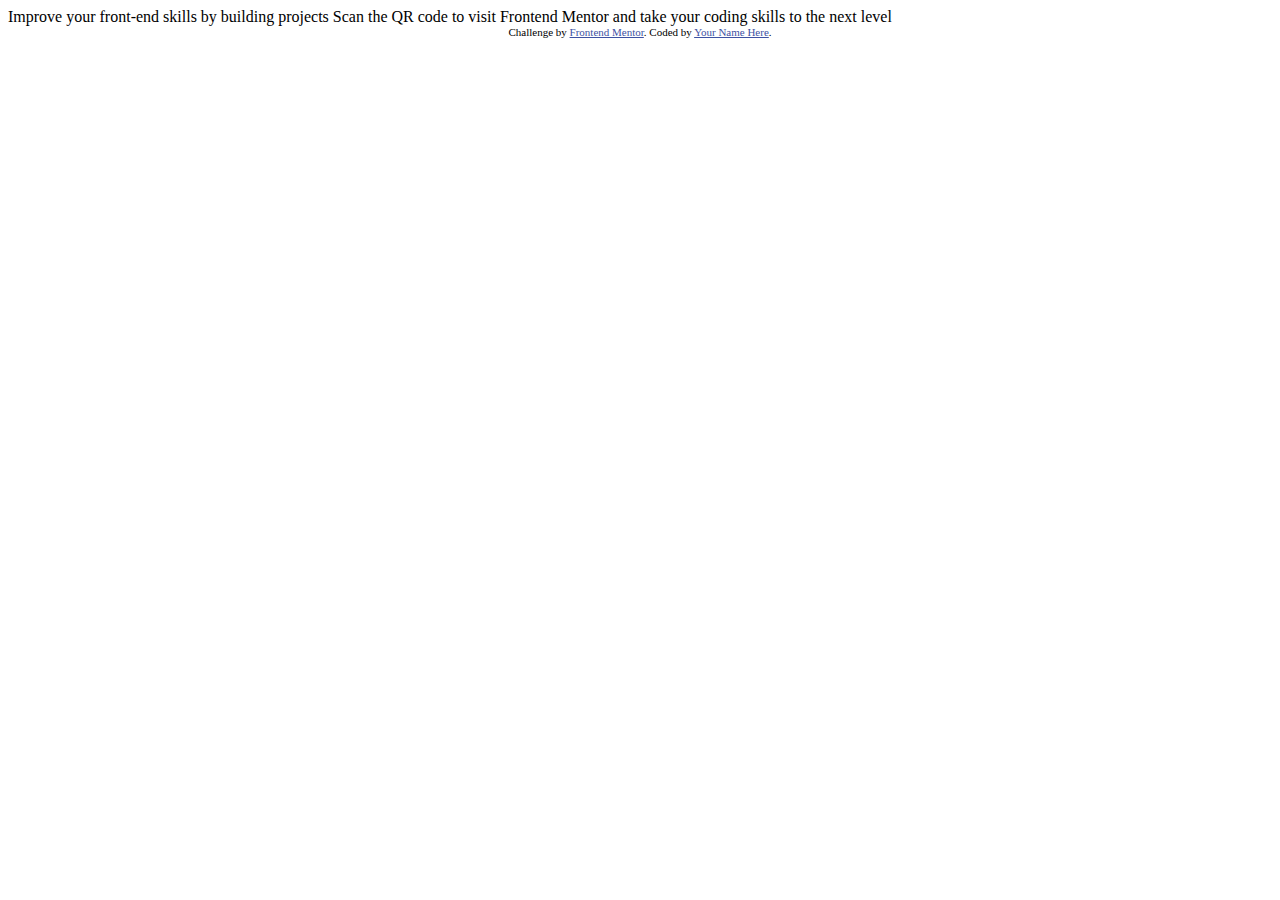
<file: assets/index.html>
<!DOCTYPE html>
<html lang="en">
<head>
  <meta charset="UTF-8">
  <meta name="viewport" content="width=device-width, initial-scale=1.0"> <!-- displays site properly based on user's device -->

  <link rel="icon" type="image/png" sizes="32x32" href="./images/favicon-32x32.png">
  
  <title>Frontend Mentor | QR code component</title>

  <!-- Feel free to remove these styles or customise in your own stylesheet 👍 -->
  <style>
    .attribution { font-size: 11px; text-align: center; }
    .attribution a { color: hsl(228, 45%, 44%); }
  </style>
</head>
<body>

  Improve your front-end skills by building projects

  Scan the QR code to visit Frontend Mentor and take your coding skills to the next level
  
  <div class="attribution">
    Challenge by <a href="https://www.frontendmentor.io?ref=challenge" target="_blank">Frontend Mentor</a>. 
    Coded by <a href="#">Your Name Here</a>.
  </div>
</body>
</html>
</file>
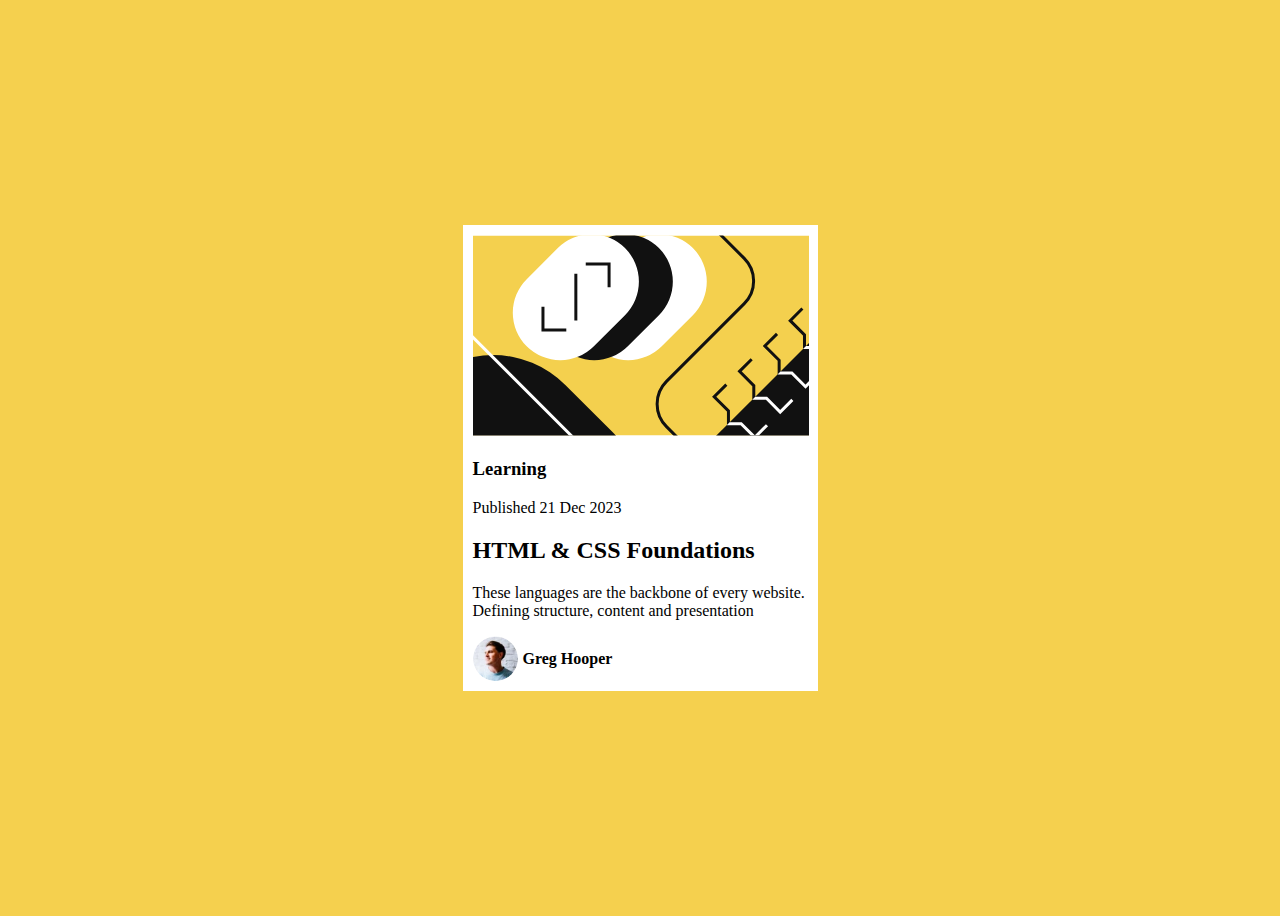
<file: blog/index.html>
<!DOCTYPE html>
<html lang="en">
<head>
    <meta charset="UTF-8">
    <meta name="viewport" content="width=device-width, initial-scale=1.0">
    <title>Odin Recipes</title>
    <link rel="stylesheet" href="./style.css">
</head>
<style>
    body{
        display: flex;
        justify-content: center;
        align-items: center;
        height: 100vh;
    }
    .head{
        padding: 10px 10px;
        background-color: white;
        display: flex;
        flex-direction: column;
        justify-content: center;
        width: 335px;
        
       
    }
    .author{
        display: flex;
        align-items: center;
        gap: 5px;
        
    }
    .image{
        width: 45px;
        border-radius: 50%;
        
    }
</style>
<body>
    <div class="head">
        <div>
            <img src="./assets/assets/ill.svg" alt="odin-logo">
        </div>
        <div class="learn">
            <h3>Learning</h3>
            <p>Published 21 Dec 2023</p>
            <h2>HTML & CSS Foundations</h2>
            <p>These languages are the backbone of every website. Defining structure, content and presentation </p>
            <div class="author">
                <img class="image" src="./assets//assets/images/image-avatar.webp"/>
                <b>Greg Hooper</b>
            </div>



        </div>
    </div>


    

</body>
</html>
</file>
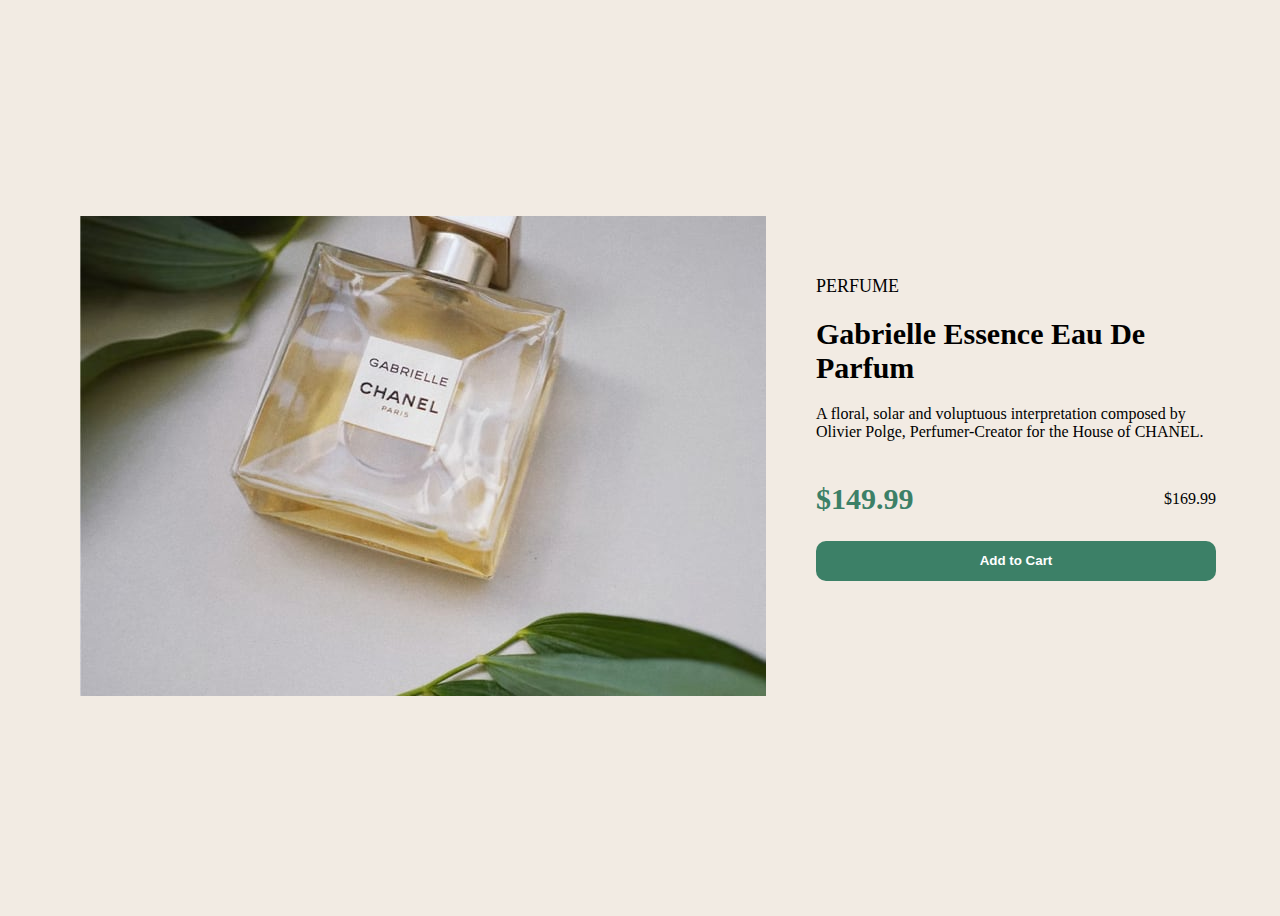
<file: responsive/index.html>
<!DOCTYPE html>
<html lang="en">
<head>
    <meta charset="UTF-8">
    <meta name="viewport" content="width=device-width, initial-scale=1.0"> <!-- displays site properly based on user's device -->

    <link rel="icon" type="image/png" sizes="32x32" href="./images/favicon-32x32.png">
    
    <title>Frontend Mentor | Product preview card component</title>

</head>
<style>
    body{
        height: 100vh;
        width: 100vw;
        background-color: hsl(30, 38%, 92%);
        display: flex;
        flex-direction: column;
        justify-content: center;
        align-items: center;

    }
    .main{
        display: flex;
        flex-direction: row;
        justify-content: center;
        align-items: center;
        gap: 50px;
    }
    .perfume{
        font-size: large;
    }
  
        h1{
            font-size: 30px;
            
        }
        .image{
            src: url(./assets/images/image-product-desktop.jpg);
        }
        h2{
            font-size: 30px;
            font-weight: bolder;
            color: hsl(158, 36%, 37%);
        }
        .text-container{
            width: 400px;
            height: 400px;
           
            
        }
        .price-container{
            display: flex;
            flex-direction: row;
            justify-content: space-between;
            align-items: center;
        }
        button{
            width: 400px;
            height: 40px;
            background-color: hsl(158, 36%, 37%);
            border-radius: 10px;
            border: none;
            color: white;
            font-weight: bold;
        }
        .flex-container{
            display: flex;
            flex-direction: row;
            justify-content: center;
            align-items: center;
        }
    @media screen and (max-width: 1212px) {

        .main{
            width: 450px;
          
            
           
            margin-top: 50px;
            border-radius: 10px;
            display: flex;
            flex-direction: column;
            justify-content: center;
            align-items: center;
            
           

        }
        .image{
            width: 400px;
            height: 300px;
            
        }
       
       
       
    }
</style>
<body>  
    <div class="main">
        <div class="image-container">
            <img class="image" src="./assets/images/image-product-mobile.jpg"/>


        </div>
        <div class="text-container">
            <p class="perfume">PERFUME</p>
            <h1>Gabrielle Essence Eau De Parfum</h1>
            <p>A floral, solar and voluptuous interpretation composed by Olivier Polge, 
                Perfumer-Creator for the House of CHANEL.</p>
                <div class="price-container">
                    <h2>$149.99</h2>
                    <p>$169.99</p>
                </div>
                <button>Add to Cart</button>

    
        </div>


    </div>
   

</body>
</file>
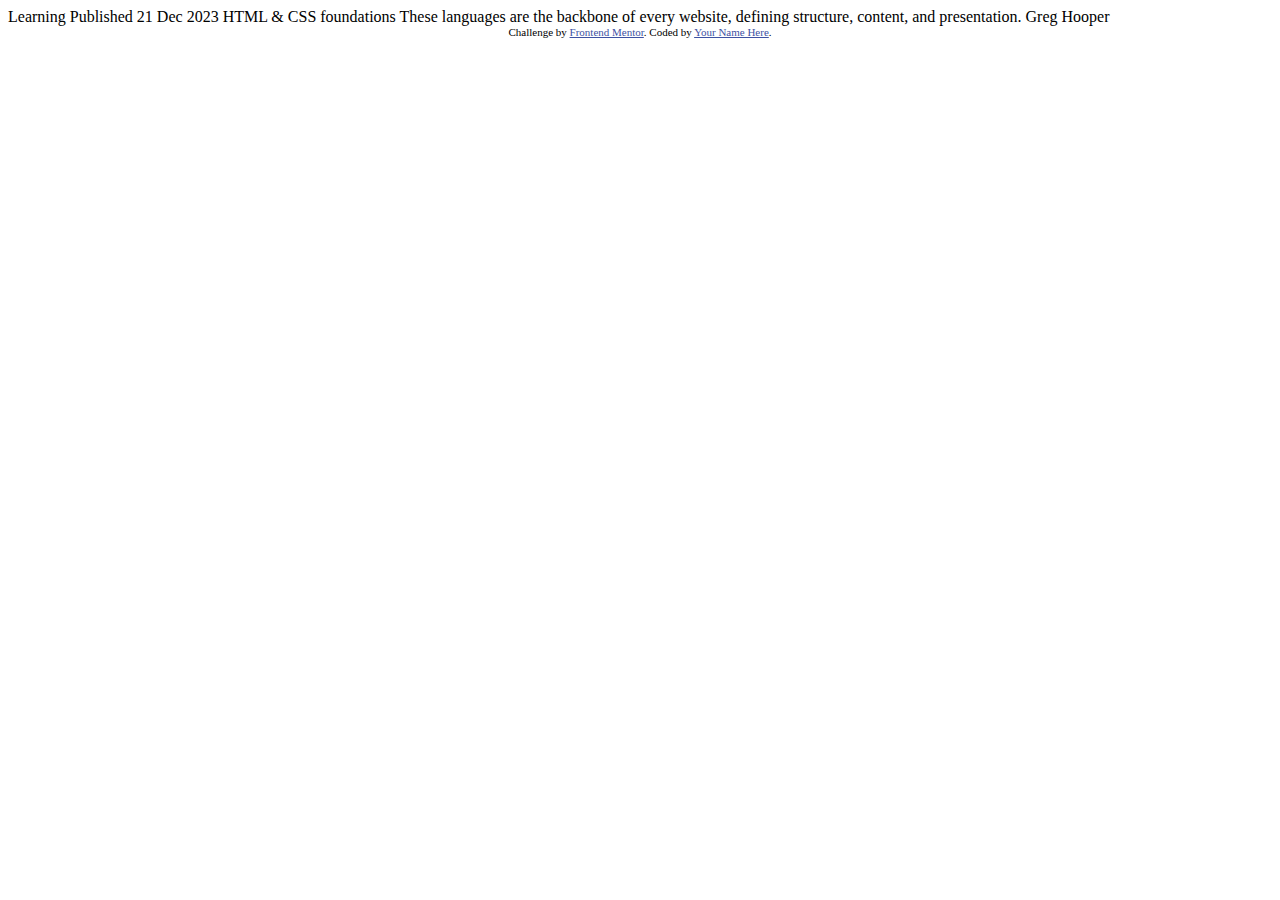
<file: blog/assets/index.html>
<!DOCTYPE html>
<html lang="en">
<head>
  <meta charset="UTF-8">
  <meta name="viewport" content="width=device-width, initial-scale=1.0"> <!-- displays site properly based on user's device -->

  <link rel="icon" type="image/png" sizes="32x32" href="./assets/images/favicon-32x32.png">
  
  <title>Frontend Mentor | Blog preview card</title>

  <!-- Feel free to remove these styles or customise in your own stylesheet 👍 -->
  <style>
    .attribution { font-size: 11px; text-align: center; }
    .attribution a { color: hsl(228, 45%, 44%); }
  </style>
</head>
<body>

  Learning

  Published 21 Dec 2023

  HTML & CSS foundations

  These languages are the backbone of every website, defining structure, content, and presentation.

  Greg Hooper
  
  <div class="attribution">
    Challenge by <a href="https://www.frontendmentor.io?ref=challenge" target="_blank">Frontend Mentor</a>. 
    Coded by <a href="#">Your Name Here</a>.
  </div>
</body>
</html>
</file>
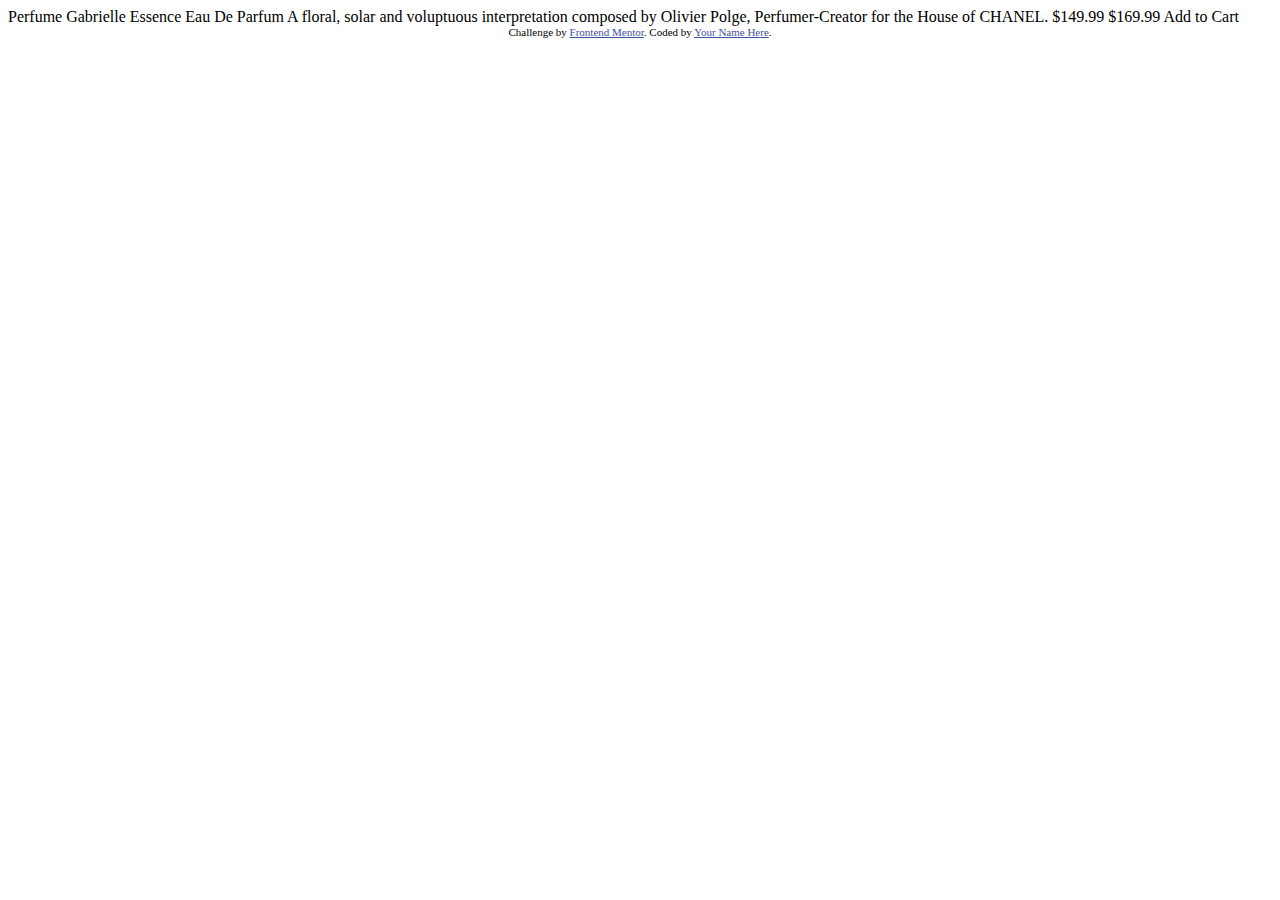
<file: responsive/assets/index.html>
<!DOCTYPE html>
<html lang="en">
<head>
  <meta charset="UTF-8">
  <meta name="viewport" content="width=device-width, initial-scale=1.0"> <!-- displays site properly based on user's device -->

  <link rel="icon" type="image/png" sizes="32x32" href="./images/favicon-32x32.png">
  
  <title>Frontend Mentor | Product preview card component</title>

  <!-- Feel free to remove these styles or customise in your own stylesheet 👍 -->
  <style>
    .attribution { font-size: 11px; text-align: center; }
    .attribution a { color: hsl(228, 45%, 44%); }
  </style>
</head>
<body>

  Perfume

  Gabrielle Essence Eau De Parfum

  A floral, solar and voluptuous interpretation composed by Olivier Polge, 
  Perfumer-Creator for the House of CHANEL.

  $149.99
  $169.99

  Add to Cart
  
  <div class="attribution">
    Challenge by <a href="https://www.frontendmentor.io?ref=challenge" target="_blank">Frontend Mentor</a>. 
    Coded by <a href="#">Your Name Here</a>.
  </div>
</body>
</html>
</file>
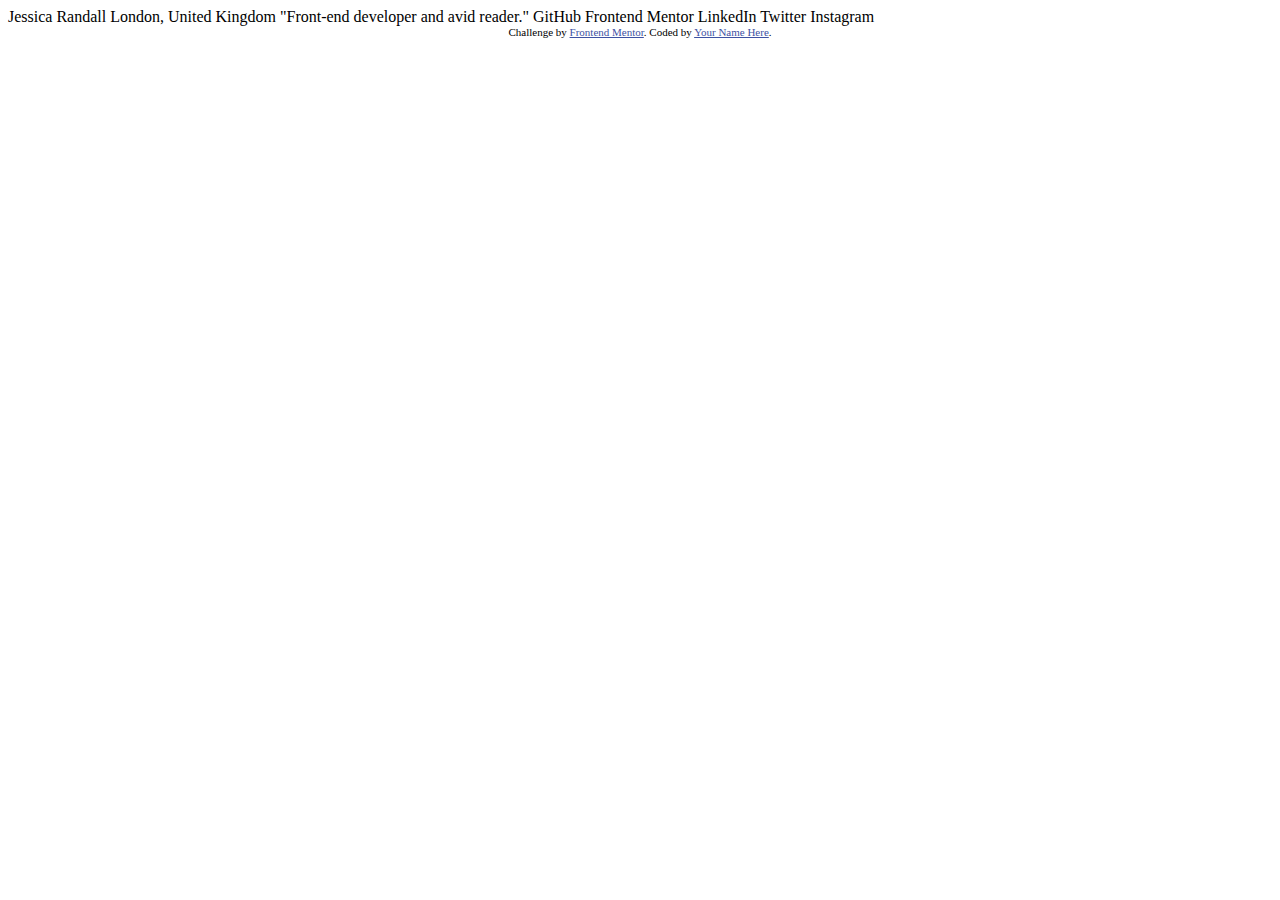
<file: social/assets/index.html>
<!DOCTYPE html>
<html lang="en">
<head>
  <meta charset="UTF-8">
  <meta name="viewport" content="width=device-width, initial-scale=1.0"> <!-- displays site properly based on user's device -->

  <link rel="icon" type="image/png" sizes="32x32" href="./assets/images/favicon-32x32.png">
  
  <title>Frontend Mentor | Social links profile</title>

  <!-- Feel free to remove these styles or customise in your own stylesheet 👍 -->
  <style>
    .attribution { font-size: 11px; text-align: center; }
    .attribution a { color: hsl(228, 45%, 44%); }
  </style>
</head>
<body>

  Jessica Randall
  London, United Kingdom
  "Front-end developer and avid reader."

  GitHub
  Frontend Mentor
  LinkedIn
  Twitter
  Instagram
  
  <div class="attribution">
    Challenge by <a href="https://www.frontendmentor.io?ref=challenge" target="_blank">Frontend Mentor</a>. 
    Coded by <a href="#">Your Name Here</a>.
  </div>
</body>
</html>
</file>
<file: blog/style.css>
body{
    background-color: #f5d04e;
}
</file>
